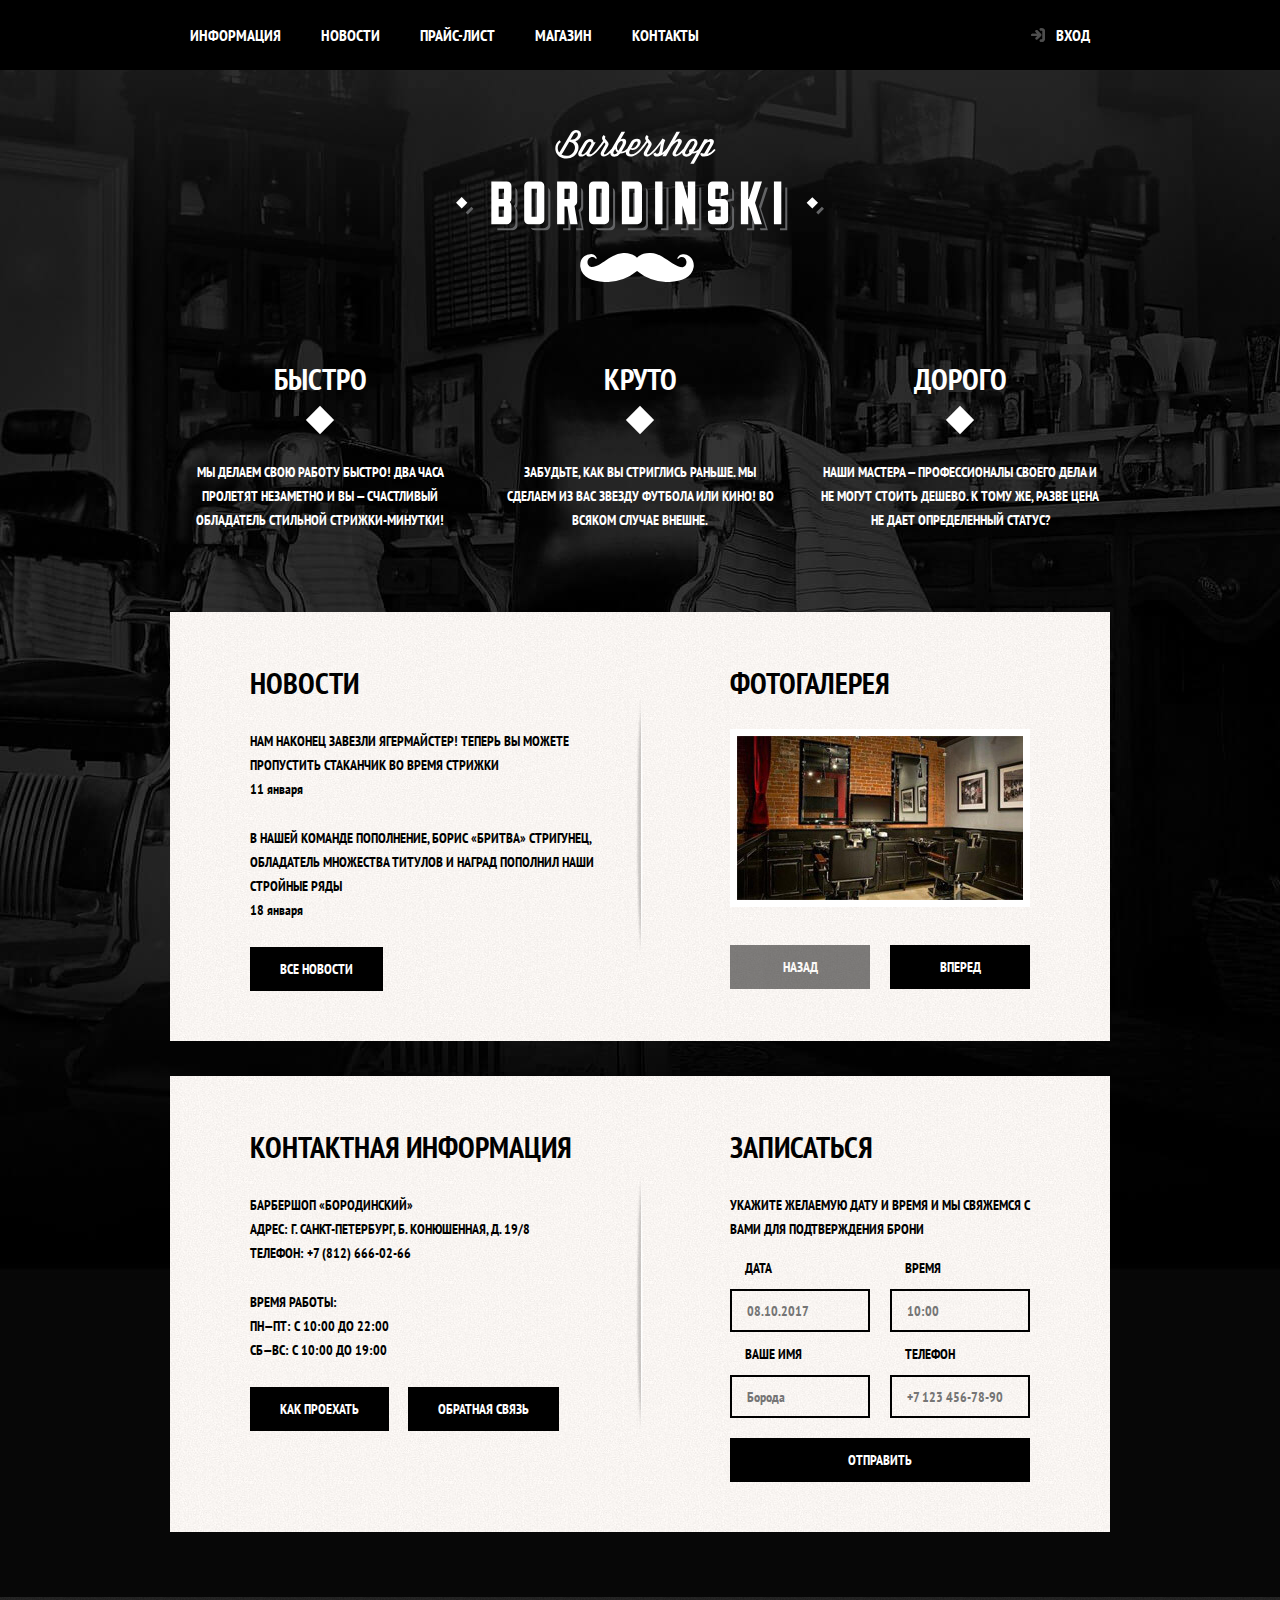
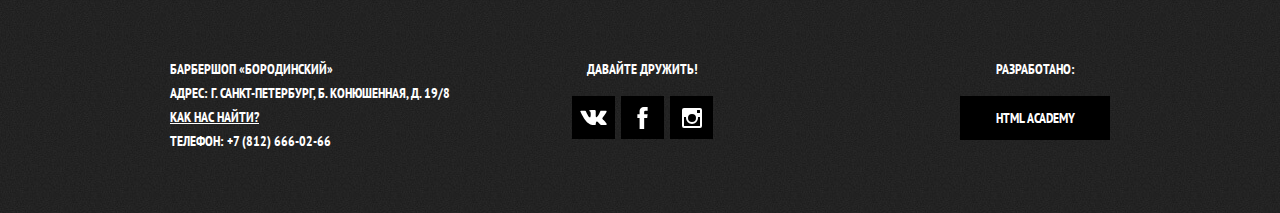
<file: index.html>
<!DOCTYPE html>
<html lang="ru">

<head>
  <meta charset="UTF-8">
  <title>Барбершоп «Бородинский»</title>
  <link href="https://fonts.googleapis.com/css?family=PT+Sans+Narrow:400,700&amp;subset=latin,cyrillic" rel="stylesheet">
  <link href="css/normalize.css" rel="stylesheet">
  <link href="css/style.css" rel="stylesheet">
</head>

<body>

  <header class="main-header">
    <nav class="main-navigation">
      <a class="main-header-logo">
        <img src="img/index-logo.svg" width="368" height="153" alt="Логотип барбершопа «Бородинский»">
      </a>
      <div class="main-navigation-wrapper">
        <div class="container">
          <ul class="site-navigation">
            <li><a href="info.html">Информация</a></li>
            <li><a href="news.html">Новости</a></li>
            <li><a href="price.html">Прайс-лист</a></li>
            <li><a href="catalog.html">Магазин</a></li>
            <li><a href="contacts.html">Контакты</a></li>
          </ul>
          <ul class="user-navigation">
            <li><a class="login-link" href="login.html">Вход</a></li>
          </ul>
        </div>
      </div>
    </nav>
  </header>

  <main class="container">

    <h1 class="visually-hidden">Барбершоп «Бородинский»</h1>

    <section class="features">
      <h2 class="visually-hidden">Преимущества</h2>
      <ul class="features-list">
        <li class="feature-item">
          <h3>Быстро</h3>
          <p>Мы делаем свою работу быстро! Два часа пролетят незаметно и вы — счастливый обладатель стильной стрижки-минутки!</p>
        </li>
        <li class="feature-item">
          <h3>Круто</h3>
          <p>Забудьте, как вы стриглись раньше. Мы сделаем из вас звезду футбола или кино! Во всяком случае внешне.</p>
        </li>
        <li class="feature-item">
          <h3>Дорого</h3>
          <p>Наши мастера — профессионалы своего дела и не могут стоить дешево. К тому же, разве цена не дает определенный
            статус?</p>
        </li>
      </ul>
    </section>

    <div class="index-columns">
      <section class="news">
        <h2>Новости</h2>
        <ul class="news-list">
          <li class="news-item">
            <p>Нам наконец завезли Ягермайстер! Теперь вы можете пропустить стаканчик во время стрижки</p>
            <time datetime="2016-01-11">11 января</time>
          </li>
          <li class="news-item">
            <p>В нашей команде пополнение, Борис «Бритва» Стригунец, обладатель множества титулов и наград пополнил наши
              стройные ряды</p>
            <time datetime="2016-01-18">18 января</time>
          </li>
        </ul>
        <a class="button" href="news.html">Все новости</a>
      </section>

      <section class="gallery">
        <h2>Фотогалерея</h2>
        <div class="gallery-container">
          <figure class="gallery-content">
            <a href="#"><img src="img/studio.jpg" width="286" height="164" alt="Интерьер"></a>
          </figure>
          <button class="button gallery-button gallery-button-back" type="button" disabled>Назад</button>
          <button class="button gallery-button gallery-button-next" type="button">Вперед</button>
        </div>
      </section>
    </div>

    <div class="index-columns">
      <section class="contacts">
        <h2>Контактная информация</h2>
        <p>
          Барбершоп «Бородинский»<br> Адрес: г. Санкт-Петербург, Б. Конюшенная, д. 19/8<br> Телефон: +7 (812) 666-02-66
        </p>
        <p>
          Время работы:<br> пн—пт: с 10:00 до 22:00<br> сб—вс: с 10:00 до 19:00
        </p>
        <a class="button" href="map.html">Как проехать</a>
        <a class="button" href="contacts.html">Обратная связь</a>
      </section>

      <section class="appointment">
        <h2>Записаться</h2>
        <p class="appointment-info">Укажите желаемую дату и время и мы свяжемся с вами для подтверждения брони</p>
        <form class="appointment-form" action="https://echo.htmlacademy.ru" method="post">
          <p class="appointment-item">
            <label for="appointment-date">Дата</label>
            <input id="appointment-date" type="text" name="date" value="" placeholder="08.10.2017">
          </p>
          <p class="appointment-item">
            <label for="appointment-time">Время</label>
            <input id="appointment-time" type="text" name="time" value="" placeholder="10:00">
          </p>
          <p class="appointment-item">
            <label for="appointment-name">Ваше имя</label>
            <input id="appointment-name" type="text" name="name" value="" placeholder="Борода">
          </p>
          <p class="appointment-item">
            <label for="appointment-phone">Телефон</label>
            <input id="appointment-phone" type="tel" name="phone" value="" placeholder="+7 123 456-78-90">
          </p>
          <button class="button" type="submit">Отправить</button>
        </form>
      </section>
    </div>

  </main>

  <footer class="main-footer">
    <div class="container">
      <p class="footer-contacts">
        Барбершоп «Бородинский»<br> Адрес: г. Санкт-Петербург, Б. Конюшенная, д. 19/8<br>
        <a href="map.html">Как нас найти?</a><br> Телефон: +7 (812) 666-02-66
      </p>
      <div class="footer-social">
        <b>Давайте дружить!</b>
        <ul>
          <li><a class="social-button" href="#"><span class="visually-hidden">Вконтакте</span>
              <svg xmlns="http://www.w3.org/2000/svg" width="27" height="15" viewBox="0 0 26.14 14.91">
                <path d="M26 13.47l-.09-.17a13.55 13.55 0 0 0-2.6-3q-.87-.83-1.1-1.12A1 1 0 0 1 22 8a10.27 10.27 0 0 1 1.22-1.78l.88-1.16q2.35-3.13 2-4L26 .94a.8.8 0 0 0-.4-.22 2.14 2.14 0 0 0-.87 0h-3.92a.51.51 0 0 0-.27 0h-.3a.6.6 0 0 0-.15.14.93.93 0 0 0-.14.24 22.22 22.22 0 0 1-1.46 3.06q-.5.84-.93 1.46a7 7 0 0 1-.71.91 4.94 4.94 0 0 1-.52.47q-.23.18-.35.15l-.23-.05a.9.9 0 0 1-.31-.33 1.49 1.49 0 0 1-.16-.53v-.55-.65-.57-1.12-1-.75a3.14 3.14 0 0 0 0-.62 2.12 2.12 0 0 0-.14-.44.73.73 0 0 0-.28-.33 1.57 1.57 0 0 0-.46-.18A9 9 0 0 0 12.57 0a8.93 8.93 0 0 0-3.25.33 1.83 1.83 0 0 0-.52.41q-.25.3-.07.33a1.67 1.67 0 0 1 1.16.59l.08.16a2.6 2.6 0 0 1 .19.63 6.32 6.32 0 0 1 .12 1 10.59 10.59 0 0 1 0 1.7q-.07.71-.13 1.1a2.21 2.21 0 0 1-.18.64 2.69 2.69 0 0 1-.16.3l-.07.07a1 1 0 0 1-.37.07.86.86 0 0 1-.46-.19 3.27 3.27 0 0 1-.56-.52 7 7 0 0 1-.66-.93q-.37-.6-.76-1.42l-.22-.39q-.2-.38-.56-1.11t-.62-1.43A.9.9 0 0 0 5.2.9h-.07a.93.93 0 0 0-.22-.16A1.44 1.44 0 0 0 4.6.65L.87.68A1 1 0 0 0 .1.94L0 1a.44.44 0 0 0 0 .22 1.08 1.08 0 0 0 .08.37Q.9 3.53 1.86 5.31t1.66 2.87Q4.23 9.27 5 10.24t1 1.24l.37.41.34.33a8.06 8.06 0 0 0 1 .78 16.34 16.34 0 0 0 1.4.9 7.6 7.6 0 0 0 1.79.72 6.19 6.19 0 0 0 2 .22h1.57a1.08 1.08 0 0 0 .72-.3l.05-.07a.9.9 0 0 0 .1-.25 1.38 1.38 0 0 0 0-.37 4.48 4.48 0 0 1 .09-1.05 2.77 2.77 0 0 1 .23-.71 1.74 1.74 0 0 1 .29-.4 1.19 1.19 0 0 1 .23-.2h.11a.86.86 0 0 1 .77.21 4.52 4.52 0 0 1 .83.79q.39.47.93 1.05a6.41 6.41 0 0 0 1 .87l.27.16a3.31 3.31 0 0 0 .71.3 1.53 1.53 0 0 0 .76.07l3.48-.05a1.58 1.58 0 0 0 .8-.17.68.68 0 0 0 .34-.37 1.06 1.06 0 0 0 0-.46 1.71 1.71 0 0 0-.1-.36z"
                  fill="#fff">
                </path>
              </svg>
            </a></li>
          <li><a class="social-button" href="#"><span class="visually-hidden">Фейсбук</span>
              <svg xmlns="http://www.w3.org/2000/svg" width="19" height="22" viewBox="0 0 10.15 21.74">
                <path d="M3.34 1.12A4.77 4.77 0 0 1 6.53 0h3.61v3.81H7.81a1.07 1.07 0 0 0-1.09.83v2.55h3.42c-.08 1.23-.24 2.45-.41 3.67h-3v10.87H2.21V10.86H0V7.21h2.19V3.66a3.83 3.83 0 0 1 1.15-2.54z"
                  fill="#fff" />
            </a></li>
          <li><a class="social-button" href="#"><span class="visually-hidden">Инстаграм</span>
              <svg xmlns="http://www.w3.org/2000/svg" width="20" height="20" viewBox="0 0 20 20">
                <path d="M18 0H2a2 2 0 0 0-2 2v16a2 2 0 0 0 2 2h16a2 2 0 0 0 2-2V2a2 2 0 0 0-2-2zm-8 6a4 4 0 1 1-4 4 4 4 0 0 1 4-4zM2.5 18a.47.47 0 0 1-.5-.5V9h2.1a3.4 3.4 0 0 0-.1 1 6 6 0 1 0 12 0 3.4 3.4 0 0 0-.1-1H18v8.5a.47.47 0 0 1-.5.5zM18 4.5a.47.47 0 0 1-.5.5h-2a.47.47 0 0 1-.5-.5v-2a.47.47 0 0 1 .5-.5h2a.47.47 0 0 1 .5.5z"
                  fill="#fff">
                </path>
              </svg>
            </a></li>
        </ul>
      </div>
      <p class="footer-copyright">
        <b>Разработано:</b> <a class="button" href="https://htmlacademy.ru">HTML Academy</a>
      </p>
    </div>
  </footer>

</body>

</html>
</file>
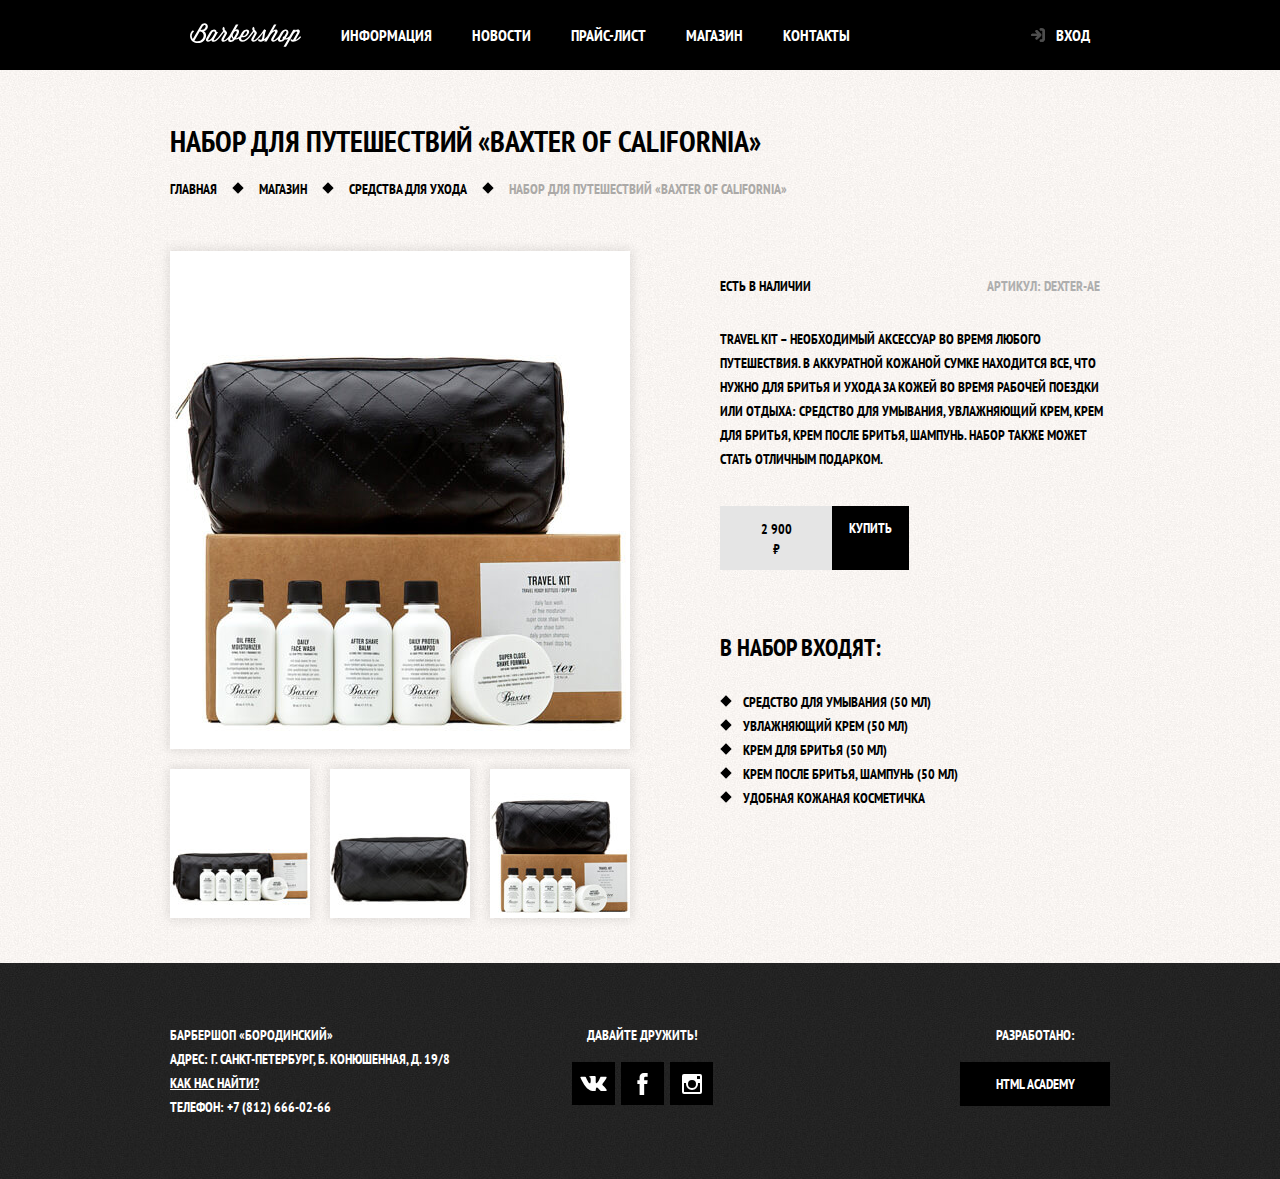
<file: catalog-item.html>
<!DOCTYPE html>
<html lang="ru">

<head>
  <meta charset="UTF-8">
  <title>Барбершоп «Бородинский»</title>
  <link href="https://fonts.googleapis.com/css?family=PT+Sans+Narrow:400,700&amp;subset=latin,cyrillic" rel="stylesheet">
  <link href="css/normalize.css" rel="stylesheet">
  <link href="css/style.css" rel="stylesheet">
</head>

<body class="inner-page">

  <header class="main-header">
    <nav class="main-navigation container">
      <a class="main-header-logo" href="index.html">
        <img src="img/logo.svg" width="111" height="24" alt="Логотип барбершопа «Бородинский»">
      </a>
      <ul class="site-navigation">
        <li><a href="info.html">Информация</a></li>
        <li><a href="news.html">Новости</a></li>
        <li><a href="price.html">Прайс-лист</a></li>
        <li class="site-navigation-current"><a href="catalog.html">Магазин</a></li>
        <li><a href="contacts.html">Контакты</a></li>
      </ul>
      <ul class="user-navigation">
        <li><a class="login-link" href="login.html">Вход</a></li>
      </ul>
    </nav>
  </header>

  <main class="container">

    <h1 class="page-title">Набор для путешествий «Baxter of California»</h1>

    <ul class="breadcrumbs">
      <li><a href="index.html">Главная</a></li>
      <li><a href="#">Магазин</a></li>
      <li><a href="#">Средства для ухода</a></li>
      <li class="breadcrumbs-current">Набор для путешествий «Baxter of California»</li>
    </ul>

    <div class="catalog-columns">

      <section class="product-photos">
        <h2 class="visually-hidden">Изображения товара</h2>
        <p class="product-photo-full">
          <img src="img/product-big.jpg" width="460" height="498" alt="Фото всего набора">
        </p>
        <ul class="product-photo-preview">
          <li>
            <img src="img/product-small-1.jpg" width="140" height="149" alt="Фото в анфас">
          </li>
          <li>
            <img src="img/product-small-2.jpg" width="140" height="149" alt="Фото в профиль">
          </li>
          <li>
            <img src="img/product-small-3.jpg" width="140" height="149" alt="Фото отдельной части">
          </li>
        </ul>
      </section>

      <section class="product-info">
        <h2 class="visually-hidden">Описание товара</h2>
        <div class="product-description">
          <p class="product-availability">Есть в наличии</p>
          <p class="product-article">Артикул: dexter-ae</p>
        </div>
        <p class="product-text">Travel Kit – необходимый аксессуар во время любого путешествия. В аккуратной кожаной сумке
          находится все, что нужно для бритья и ухода за кожей во время рабочей поездки или отдыха: средство для умывания,
          увлажняющий крем, крем для бритья, крем после бритья, шампунь. Набор также может стать отличным подарком.</p>
        <p class="product-price">
          <b>2 900 ₽</b>
          <a class="button" href="#">Купить</a>
        </p>
        <h3>В набор входят:</h3>
        <ul>
          <li>Средство для умывания (50 мл)</li>
          <li>Увлажняющий крем (50 мл)</li>
          <li>Крем для бритья (50 мл)</li>
          <li>Крем после бритья, шампунь (50 мл)</li>
          <li>Удобная кожаная косметичка</li>
        </ul>
      </section>
    </div>

  </main>

  <footer class="main-footer">
    <div class="container">
      <p class="footer-contacts">
        Барбершоп «Бородинский»<br> Адрес: г. Санкт-Петербург, Б. Конюшенная, д. 19/8<br>
        <a href="map.html">Как нас найти?</a><br> Телефон: +7 (812) 666-02-66
      </p>
      <div class="footer-social">
        <b>Давайте дружить!</b>
        <ul>
          <li><a class="social-button" href="#"><span class="visually-hidden">Вконтакте</span>
              <svg xmlns="http://www.w3.org/2000/svg" width="27" height="15" viewBox="0 0 26.14 14.91">
                <path d="M26 13.47l-.09-.17a13.55 13.55 0 0 0-2.6-3q-.87-.83-1.1-1.12A1 1 0 0 1 22 8a10.27 10.27 0 0 1 1.22-1.78l.88-1.16q2.35-3.13 2-4L26 .94a.8.8 0 0 0-.4-.22 2.14 2.14 0 0 0-.87 0h-3.92a.51.51 0 0 0-.27 0h-.3a.6.6 0 0 0-.15.14.93.93 0 0 0-.14.24 22.22 22.22 0 0 1-1.46 3.06q-.5.84-.93 1.46a7 7 0 0 1-.71.91 4.94 4.94 0 0 1-.52.47q-.23.18-.35.15l-.23-.05a.9.9 0 0 1-.31-.33 1.49 1.49 0 0 1-.16-.53v-.55-.65-.57-1.12-1-.75a3.14 3.14 0 0 0 0-.62 2.12 2.12 0 0 0-.14-.44.73.73 0 0 0-.28-.33 1.57 1.57 0 0 0-.46-.18A9 9 0 0 0 12.57 0a8.93 8.93 0 0 0-3.25.33 1.83 1.83 0 0 0-.52.41q-.25.3-.07.33a1.67 1.67 0 0 1 1.16.59l.08.16a2.6 2.6 0 0 1 .19.63 6.32 6.32 0 0 1 .12 1 10.59 10.59 0 0 1 0 1.7q-.07.71-.13 1.1a2.21 2.21 0 0 1-.18.64 2.69 2.69 0 0 1-.16.3l-.07.07a1 1 0 0 1-.37.07.86.86 0 0 1-.46-.19 3.27 3.27 0 0 1-.56-.52 7 7 0 0 1-.66-.93q-.37-.6-.76-1.42l-.22-.39q-.2-.38-.56-1.11t-.62-1.43A.9.9 0 0 0 5.2.9h-.07a.93.93 0 0 0-.22-.16A1.44 1.44 0 0 0 4.6.65L.87.68A1 1 0 0 0 .1.94L0 1a.44.44 0 0 0 0 .22 1.08 1.08 0 0 0 .08.37Q.9 3.53 1.86 5.31t1.66 2.87Q4.23 9.27 5 10.24t1 1.24l.37.41.34.33a8.06 8.06 0 0 0 1 .78 16.34 16.34 0 0 0 1.4.9 7.6 7.6 0 0 0 1.79.72 6.19 6.19 0 0 0 2 .22h1.57a1.08 1.08 0 0 0 .72-.3l.05-.07a.9.9 0 0 0 .1-.25 1.38 1.38 0 0 0 0-.37 4.48 4.48 0 0 1 .09-1.05 2.77 2.77 0 0 1 .23-.71 1.74 1.74 0 0 1 .29-.4 1.19 1.19 0 0 1 .23-.2h.11a.86.86 0 0 1 .77.21 4.52 4.52 0 0 1 .83.79q.39.47.93 1.05a6.41 6.41 0 0 0 1 .87l.27.16a3.31 3.31 0 0 0 .71.3 1.53 1.53 0 0 0 .76.07l3.48-.05a1.58 1.58 0 0 0 .8-.17.68.68 0 0 0 .34-.37 1.06 1.06 0 0 0 0-.46 1.71 1.71 0 0 0-.1-.36z"
                  fill="#fff">
                </path>
              </svg>
            </a></li>
          <li><a class="social-button" href="#"><span class="visually-hidden">Фейсбук</span>
              <svg xmlns="http://www.w3.org/2000/svg" width="19" height="22" viewBox="0 0 10.15 21.74">
                <path d="M3.34 1.12A4.77 4.77 0 0 1 6.53 0h3.61v3.81H7.81a1.07 1.07 0 0 0-1.09.83v2.55h3.42c-.08 1.23-.24 2.45-.41 3.67h-3v10.87H2.21V10.86H0V7.21h2.19V3.66a3.83 3.83 0 0 1 1.15-2.54z"
                  fill="#fff" />
            </a></li>
          <li><a class="social-button" href="#"><span class="visually-hidden">Инстаграм</span>
              <svg xmlns="http://www.w3.org/2000/svg" width="20" height="20" viewBox="0 0 20 20">
                <path d="M18 0H2a2 2 0 0 0-2 2v16a2 2 0 0 0 2 2h16a2 2 0 0 0 2-2V2a2 2 0 0 0-2-2zm-8 6a4 4 0 1 1-4 4 4 4 0 0 1 4-4zM2.5 18a.47.47 0 0 1-.5-.5V9h2.1a3.4 3.4 0 0 0-.1 1 6 6 0 1 0 12 0 3.4 3.4 0 0 0-.1-1H18v8.5a.47.47 0 0 1-.5.5zM18 4.5a.47.47 0 0 1-.5.5h-2a.47.47 0 0 1-.5-.5v-2a.47.47 0 0 1 .5-.5h2a.47.47 0 0 1 .5.5z"
                  fill="#fff">
                </path>
              </svg>
            </a></li>
        </ul>
      </div>
      <p class="footer-copyright">
        <b>Разработано:</b> <a class="button" href="https://htmlacademy.ru">HTML Academy</a>
      </p>
    </div>
  </footer>

</body>

</html>
</file>
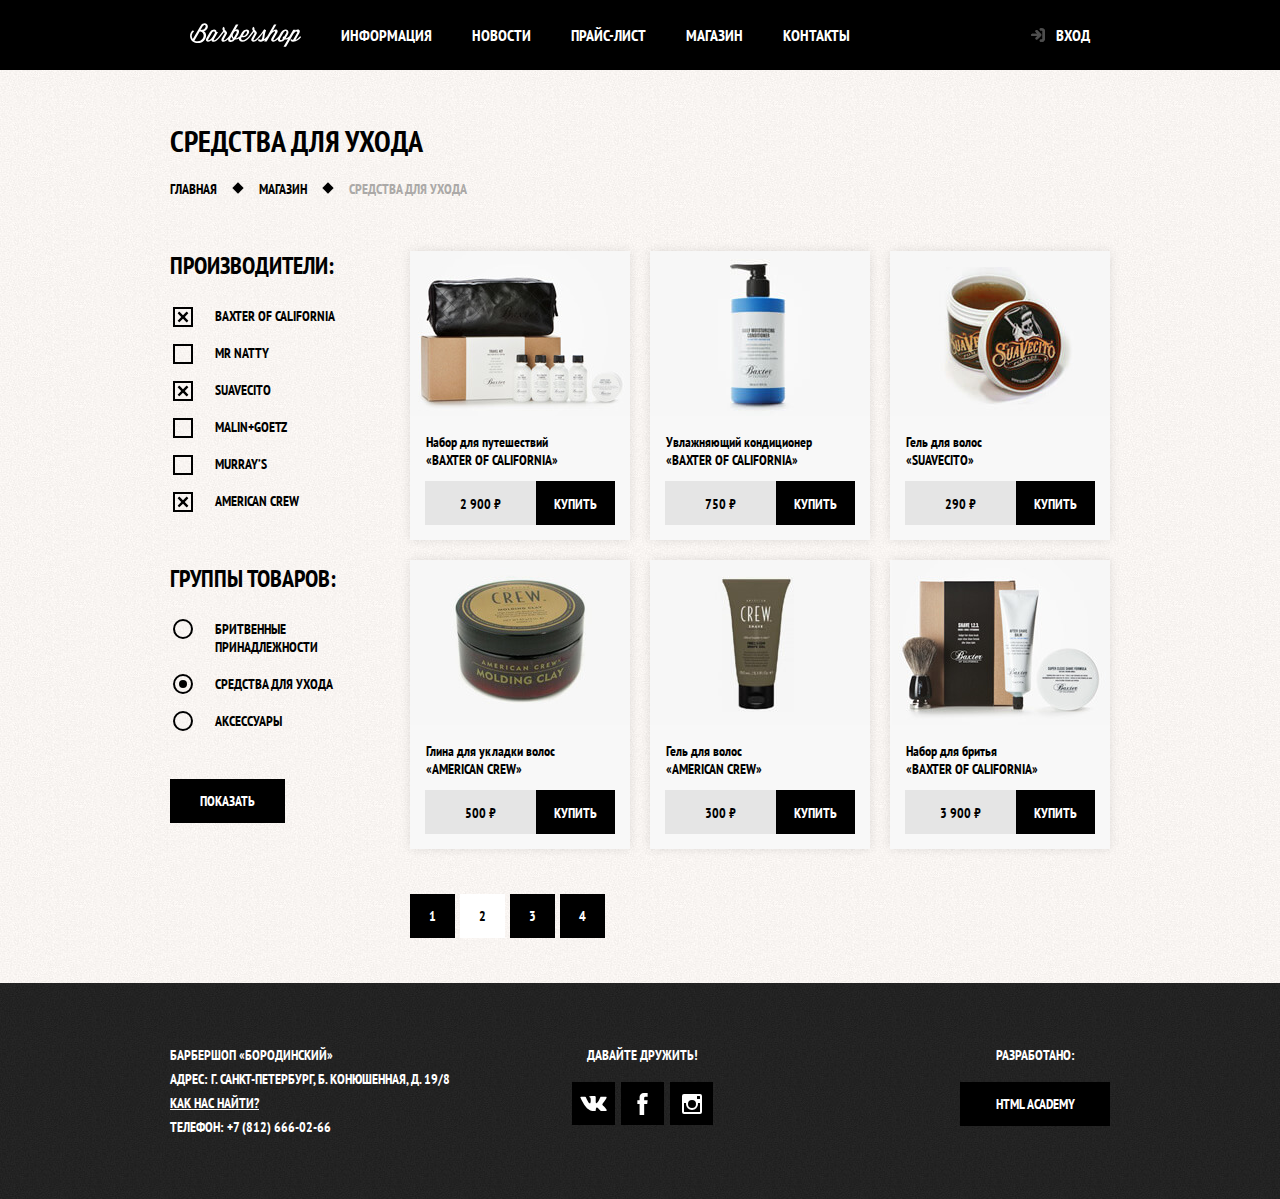
<file: catalog.html>
<!DOCTYPE html>
<html lang="ru">

<head>
  <meta charset="UTF-8">
  <title>Барбершоп «Бородинский»</title>
  <link href="https://fonts.googleapis.com/css?family=PT+Sans+Narrow:400,700&amp;subset=latin,cyrillic" rel="stylesheet">
  <link href="css/normalize.css" rel="stylesheet">
  <link href="css/style.css" rel="stylesheet">
</head>

<body class="inner-page">

  <header class="main-header">
    <nav class="main-navigation container">
      <a class="main-header-logo" href="index.html">
        <img src="img/logo.svg" width="111" height="24" alt="Логотип барбершопа «Бородинский»">
      </a>
      <ul class="site-navigation">
        <li><a href="info.html">Информация</a></li>
        <li><a href="news.html">Новости</a></li>
        <li><a href="price.html">Прайс-лист</a></li>
        <li class="site-navigation-current"><a href="catalog.html">Магазин</a></li>
        <li><a href="contacts.html">Контакты</a></li>
      </ul>
      <ul class="user-navigation">
        <li><a class="login-link" href="login.html">Вход</a></li>
      </ul>
    </nav>
  </header>

  <main class="container">

    <h1 class="page-title">Cредства для ухода</h1>

    <ul class="breadcrumbs">
      <li>
        <a href="index.html">Главная</a>
      </li>
      <li>
        <a href="catalog.html">Магазин</a>
      </li>
      <li class="breadcrumbs-current">Средства для ухода</li>
    </ul>

    <div class="catalog-columns">

      <section class="filters">
        <h2 class="visually-hidden">Фильтр товаров</h2>
        <form class="filter" method="get" action="https://echo.htmlacademy.ru">
          <fieldset>
            <legend>Производители:</legend>
            <ul>
              <li class="filter-option">
                <input class="visually-hidden filter-input filter-input-checkbox" type="checkbox" name="baxter-of-california" id="filter-baxter-of-california"
                  checked>
                <label for="filter-baxter-of-california">Baxter of California</label>
              </li>
              <li class="filter-option">
                <input class="visually-hidden filter-input filter-input-checkbox" type="checkbox" name="mr-natty" id="filter-mr-natty">
                <label for="filter-mr-natty">Mr Natty</label>
              </li>
              <li class="filter-option">
                <input class="visually-hidden filter-input filter-input-checkbox" type="checkbox" name="suavecito" id="filter-suavecito"
                  checked>
                <label for="filter-suavecito">Suavecito</label>
              </li>
              <li class="filter-option">
                <input class="visually-hidden filter-input filter-input-checkbox" type="checkbox" name="malin-goetz" id="filter-malin-goetz">
                <label for="filter-malin-goetz">Malin+Goetz</label>
              </li>
              <li class="filter-option">
                <input class="visually-hidden filter-input filter-input-checkbox" type="checkbox" name="murrays" id="filter-murrays">
                <label for="filter-murrays">Murray’s</label>
              </li>
              <li class="filter-option">
                <input class="visually-hidden filter-input filter-input-checkbox" type="checkbox" name="american-crew" id="filter-american-crew"
                  checked>
                <label for="filter-american-crew">American Crew</label>
              </li>
            </ul>
          </fieldset>
          <fieldset>
            <legend>Группы товаров:</legend>
            <ul>
              <li class="filter-option">
                <input class="visually-hidden filter-input filter-input-radio" type="radio" name="product-group" value="shaving" id="filter-shave">
                <label for="filter-shave">Бритвенные принадлежности</label>
              </li>
              <li class="filter-option">
                <input class="visually-hidden filter-input filter-input-radio" type="radio" name="product-group" value="hair-care" id="filter-care"
                  checked>
                <label for="filter-care">Средства для ухода</label>
              </li>
              <li class="filter-option">
                <input class="visually-hidden filter-input filter-input-radio" type="radio" name="product-group" value="accessories" id="filter-accessories">
                <label for="filter-accessories">Аксессуары</label>
              </li>
            </ul>
          </fieldset>
          <button type="submit" class="filter-button button">Показать</button>
        </form>
      </section>

      <section class="catalog">
        <h2 class="visually-hidden">Список средств для ухода</h2>
        <ul class="catalog-list">
          <li class="catalog-item">
            <a href="catalog-item.html">
              <h3>
                <span class="catalog-category">Набор для путешествий</span>
                <span class="catalog-item-title">«Baxter of California»</span>
              </h3>
              <p class="catalog-item-image">
                <img src="img/product-1.jpg" width="220" height="165" alt="Набор для путешествий «Baxter of California»">
              </p>
            </a>
            <p class="catalog-item-price">
              <b>2 900 ₽</b>
              <a class="button" href="#">Купить</a>
            </p>
          </li>
          <li class="catalog-item">
            <a href="catalog-item.html">
              <h3>
                <span class="catalog-category">Увлажняющий кондиционер</span>
                <span class="catalog-item-title">«Baxter of California»</span>
              </h3>
              <p class="catalog-item-image">
                <img src="img/product-2.jpg" width="220" height="165" alt="Увлажняющий кондиционер «Baxter of California»">
              </p>
            </a>
            <p class="catalog-item-price">
              <b>750 ₽</b>
              <a class="button" href="#">Купить</a>
            </p>
          </li>
          <li class="catalog-item">
            <a href="catalog-item.html">
              <h3>
                <span class="catalog-category">Гель для волос</span>
                <span class="catalog-item-title">«Suavecito»</span>
              </h3>
              <p class="catalog-item-image">
                <img src="img/product-3.jpg" width="220" height="165" alt="Гель для волос «Suavecito»">
              </p>
            </a>
            <p class="catalog-item-price">
              <b>290 ₽</b>
              <a class="button" href="#">Купить</a>
            </p>
          </li>
          <li class="catalog-item">
            <a href="catalog-item.html">
              <h3>
                <span class="catalog-category">Глина для укладки волос</span>
                <span class="catalog-item-title">«American crew»</span>
              </h3>
              <p class="catalog-item-image">
                <img src="img/product-4.jpg" width="220" height="165" alt="Глина для укладки волос «American crew»">
              </p>
            </a>
            <p class="catalog-item-price">
              <b>500 ₽</b>
              <a class="button" href="#">Купить</a>
            </p>
          </li>
          <li class="catalog-item">
            <a href="catalog-item.html">
              <h3>
                <span class="catalog-category">Гель для волос</span>
                <span class="catalog-item-title">«American crew»</span>
              </h3>
              <p class="catalog-item-image">
                <img src="img/product-5.jpg" width="220" height="165" alt="Гель для волос «American crew»">
              </p>
            </a>
            <p class="catalog-item-price">
              <b>300 ₽</b>
              <a class="button" href="#">Купить</a>
            </p>
          </li>
          <li class="catalog-item">
            <a href="catalog-item.html">
              <h3>
                <span class="catalog-category">Набор для бритья</span>
                <span class="catalog-item-title">«Baxter of California»</span>
              </h3>
              <p class="catalog-item-image">
                <img src="img/product-6.jpg" width="220" height="165" alt="Набор для бритья «Baxter of California»">
              </p>
            </a>
            <p class="catalog-item-price">
              <b>3 900 ₽</b>
              <a class="button" href="#">Купить</a>
            </p>
          </li>
        </ul>
        <ul class="pagination-list">
          <li class="pagination-item"><a href="#">1</a></li>
          <li class="pagination-item pagination-item-current"><a>2</a></li>
          <li class="pagination-item"><a href="#">3</a></li>
          <li class="pagination-item"><a href="#">4</a></li>
        </ul>
      </section>
    </div>
  </main>

  <footer class="main-footer">
    <div class="container">
      <p class="footer-contacts">
        Барбершоп «Бородинский»<br> Адрес: г. Санкт-Петербург, Б. Конюшенная, д. 19/8<br>
        <a href="map.html">Как нас найти?</a><br> Телефон: +7 (812) 666-02-66
      </p>
      <div class="footer-social">
        <b>Давайте дружить!</b>
        <ul>
          <li><a class="social-button" href="#"><span class="visually-hidden">Вконтакте</span>
              <svg xmlns="http://www.w3.org/2000/svg" width="27" height="15" viewBox="0 0 26.14 14.91">
                <path d="M26 13.47l-.09-.17a13.55 13.55 0 0 0-2.6-3q-.87-.83-1.1-1.12A1 1 0 0 1 22 8a10.27 10.27 0 0 1 1.22-1.78l.88-1.16q2.35-3.13 2-4L26 .94a.8.8 0 0 0-.4-.22 2.14 2.14 0 0 0-.87 0h-3.92a.51.51 0 0 0-.27 0h-.3a.6.6 0 0 0-.15.14.93.93 0 0 0-.14.24 22.22 22.22 0 0 1-1.46 3.06q-.5.84-.93 1.46a7 7 0 0 1-.71.91 4.94 4.94 0 0 1-.52.47q-.23.18-.35.15l-.23-.05a.9.9 0 0 1-.31-.33 1.49 1.49 0 0 1-.16-.53v-.55-.65-.57-1.12-1-.75a3.14 3.14 0 0 0 0-.62 2.12 2.12 0 0 0-.14-.44.73.73 0 0 0-.28-.33 1.57 1.57 0 0 0-.46-.18A9 9 0 0 0 12.57 0a8.93 8.93 0 0 0-3.25.33 1.83 1.83 0 0 0-.52.41q-.25.3-.07.33a1.67 1.67 0 0 1 1.16.59l.08.16a2.6 2.6 0 0 1 .19.63 6.32 6.32 0 0 1 .12 1 10.59 10.59 0 0 1 0 1.7q-.07.71-.13 1.1a2.21 2.21 0 0 1-.18.64 2.69 2.69 0 0 1-.16.3l-.07.07a1 1 0 0 1-.37.07.86.86 0 0 1-.46-.19 3.27 3.27 0 0 1-.56-.52 7 7 0 0 1-.66-.93q-.37-.6-.76-1.42l-.22-.39q-.2-.38-.56-1.11t-.62-1.43A.9.9 0 0 0 5.2.9h-.07a.93.93 0 0 0-.22-.16A1.44 1.44 0 0 0 4.6.65L.87.68A1 1 0 0 0 .1.94L0 1a.44.44 0 0 0 0 .22 1.08 1.08 0 0 0 .08.37Q.9 3.53 1.86 5.31t1.66 2.87Q4.23 9.27 5 10.24t1 1.24l.37.41.34.33a8.06 8.06 0 0 0 1 .78 16.34 16.34 0 0 0 1.4.9 7.6 7.6 0 0 0 1.79.72 6.19 6.19 0 0 0 2 .22h1.57a1.08 1.08 0 0 0 .72-.3l.05-.07a.9.9 0 0 0 .1-.25 1.38 1.38 0 0 0 0-.37 4.48 4.48 0 0 1 .09-1.05 2.77 2.77 0 0 1 .23-.71 1.74 1.74 0 0 1 .29-.4 1.19 1.19 0 0 1 .23-.2h.11a.86.86 0 0 1 .77.21 4.52 4.52 0 0 1 .83.79q.39.47.93 1.05a6.41 6.41 0 0 0 1 .87l.27.16a3.31 3.31 0 0 0 .71.3 1.53 1.53 0 0 0 .76.07l3.48-.05a1.58 1.58 0 0 0 .8-.17.68.68 0 0 0 .34-.37 1.06 1.06 0 0 0 0-.46 1.71 1.71 0 0 0-.1-.36z"
                  fill="#fff">
                </path>
              </svg>
            </a></li>
          <li><a class="social-button" href="#"><span class="visually-hidden">Фейсбук</span>
              <svg xmlns="http://www.w3.org/2000/svg" width="19" height="22" viewBox="0 0 10.15 21.74">
                <path d="M3.34 1.12A4.77 4.77 0 0 1 6.53 0h3.61v3.81H7.81a1.07 1.07 0 0 0-1.09.83v2.55h3.42c-.08 1.23-.24 2.45-.41 3.67h-3v10.87H2.21V10.86H0V7.21h2.19V3.66a3.83 3.83 0 0 1 1.15-2.54z"
                  fill="#fff" />
            </a></li>
          <li><a class="social-button" href="#"><span class="visually-hidden">Инстаграм</span>
              <svg xmlns="http://www.w3.org/2000/svg" width="20" height="20" viewBox="0 0 20 20">
                <path d="M18 0H2a2 2 0 0 0-2 2v16a2 2 0 0 0 2 2h16a2 2 0 0 0 2-2V2a2 2 0 0 0-2-2zm-8 6a4 4 0 1 1-4 4 4 4 0 0 1 4-4zM2.5 18a.47.47 0 0 1-.5-.5V9h2.1a3.4 3.4 0 0 0-.1 1 6 6 0 1 0 12 0 3.4 3.4 0 0 0-.1-1H18v8.5a.47.47 0 0 1-.5.5zM18 4.5a.47.47 0 0 1-.5.5h-2a.47.47 0 0 1-.5-.5v-2a.47.47 0 0 1 .5-.5h2a.47.47 0 0 1 .5.5z"
                  fill="#fff">
                </path>
              </svg>
            </a></li>
        </ul>
      </div>
      <p class="footer-copyright">
        <b>Разработано:</b> <a class="button" href="https://htmlacademy.ru">HTML Academy</a>
      </p>
    </div>
  </footer>

</body>

</html>
</file>
<file: css/style.css>
body {
  min-width: 960px;
  margin: 0;
  padding: 0;

  font-family: "PT Sans Narrow", Arial, sans-serif;
  font-size: 14px;
  line-height: 24px;
  font-weight: 700;
  color: #ffffff;
  text-transform: uppercase;

  background-color: #000000;
  background-image: url("../img/bg.jpg");
  background-repeat: no-repeat;
  background-position: top center;
}

a {
  text-decoration: none;
}

img {
  max-width: 100%;
  height: auto;
}

.visually-hidden:not(:focus):not(:active),
input[type="checkbox"].visually-hidden,
input[type="radio"].visually-hidden {
  position: absolute;

  width: 1px;
  height: 1px;
  margin: -1px;
  padding: 0;
  overflow: hidden;

  white-space: nowrap;

  border: 0;

  clip: rect(0 0 0 0);
  clip-path: inset(100%);
}

.inner-page {
  color: #000000;

  background-color: #f9f6f3;
  background-image: url("../img/pattern-light.jpg");
  background-repeat: repeat;
  background-position: 0 0;
}

.main-header {
  margin-bottom: 75px;
}

.inner-page .main-header {
  margin-bottom: 50px;

  background-color: #000000;
}

.button {
  display: inline-block;
  margin-right: 16px;
  padding: 10px 30px;

  font: inherit;
  vertical-align: middle;
  text-align: center;
  color: #ffffff;
  text-transform: uppercase;

  background-color: #000000;
  border: none;
}

.button:hover,
.button:focus,
.button:active {
  background-color: #663d15;
}

.button.disabled,
.button:disabled {
  background-color: #000000;
  cursor: default;
  opacity: 0.5;
}

.main-navigation {
  display: flex;
  flex-direction: column;
  align-items: center;

  font-size: 16px;
  line-height: 20px;
  color: #ffffff;

  background-color: transparent;
}

.inner-page .main-navigation {
  display: flex;
  flex-direction: row;
  align-items: flex-start;
}

.main-header-logo {
  order: 2;
  width: 368px;
  height: 153px;
}

.inner-page .main-header-logo {
  order: 0;
  width: 111px;
  height: 24px;
  padding: 23px 20px;
}

.main-navigation-wrapper {
  width: 100%;
  margin-bottom: 60px;

  background-color: #000000;
}

.main-navigation-wrapper .container {
  display: flex;
  justify-content: space-between;
}


.site-navigation,
.user-navigation {
  margin: 0;
  padding: 0;

  list-style: none;
}

.site-navigation {
  display: flex;
  flex-wrap: wrap;
  width: 620px;
}

.user-navigation {
  display: flex;
  max-width: 140px;
}

.inner-page .user-navigation {
  margin-left: auto;
}

.site-navigation a,
.user-navigation a {
  display: block;
  padding: 25px 20px;

  vertical-align: middle;
  color: #ffffff;
}

.site-navigation a:hover,
.site-navigation a:focus,
.user-navigation a:hover,
.user-navigation a:focus {
  background-color: #242424;
}

.user-navigation .login-link {
  position: relative;

  padding-left: 50px;
}

.login-link::before {
  content: "";
  position: absolute;
  top: 27px;
  left: 24px;

  width: 16px;
  height: 18px;

  background-image: url("../img/login.svg");
  background-repeat: no-repeat;
  background-position: 0 0;
  opacity: 0.3;
}

.login-link:hover::before,
.login-link:focus::before,
.login-link:active::before {
  opacity: 1;
}

.container {
  width: 940px;
  margin: 0 auto;
  padding: 0 10px;
}

.features {
  margin-bottom: 80px;
}

.features-list {
  display: flex;
  justify-content: space-between;
  margin: 0;
  padding: 0;

  list-style: none;
}

.feature-item {
  width: 300px;

  text-align: center;
}

.feature-item h3 {
  position: relative;

  margin: 0;
  margin-bottom: 60px;

  font-size: 30px;
  line-height: 42px;
}

.feature-item h3::after {
  content: "";
  position: absolute;
  bottom: -30px;
  left: 50%;

  width: 20px;
  height: 20px;
  margin-left: -10px;

  background-color: #ffffff;
  transform: rotate(45deg);
}

.feature-item p {
  margin: 0 10px;
}

.index-columns {
  display: flex;
  justify-content: space-between;
  margin-bottom: 35px;
  padding: 50px 80px;

  color: #000000;

  background-color: #f8f5f2;
  background-image: url("../img/line.png"),
  url("../img/pattern-light.jpg");
  background-repeat: no-repeat, repeat;
  background-position: center, 0 0;
}

.index-columns h2 {
  margin: 0;
  margin-bottom: 25px;

  font-size: 30px;
  line-height: 42px;
}

.news {
  width: 380px;
}

.news-list {
  margin: 0;
  margin-bottom: 25px;
  padding: 0;

  list-style: none;
}

.news-item {
  margin-bottom: 25px;
}

.news-item p {
  margin: 0;
}

.news-item time {
  text-transform: none;
}

.gallery {
  width: 300px;
}

.gallery-container {
  position: relative;

  height: 260px;
}

.gallery-content {
  height: 164px;
  margin: 0;

  background-color: #cccccc;
  border: 7px solid #ffffff;
}

.gallery-content img {
  width: 286px;
  height: 164px;
}

.gallery-button {
  position: absolute;
  bottom: 0;

  box-sizing: border-box;
  width: 140px;
  margin: 0;
}

.gallery-button-back {
  left: 0;
}

.gallery-button-next {
  right: 0;
}

.contacts {
  width: 380px;
}

.contacts p {
  margin: 0;
  margin-bottom: 25px;
}

.appointment {
  width: 300px;
}

.appointment-info {
  margin: 0;
  margin-bottom: 15px;
}

.appointment-form {
  display: flex;
  flex-wrap: wrap;
  justify-content: space-between;
}

.appointment-item {
  width: 140px;
  margin: 0;
  margin-bottom: 10px;
}

.appointment-item label {
  display: block;
  margin-bottom: 9px;
  margin-left: 15px;
}

.appointment-item input {
  box-sizing: border-box;
  width: 140px;
  padding-top: 8px;
  padding-right: 15px;
  padding-bottom: 7px;
  padding-left: 15px;

  font: inherit;

  background-color: transparent;
  border: 2px solid #000000;
}

.appointment-item input:focus {
  border-color: #663d15;
}

.appointment .button {
  display: block;
  width: 100%;
  margin-top: 10px;
  margin-right: 0;
}

.page-title {
  margin: 0;
  margin-bottom: 15px;
  padding: 0;

  font-size: 30px;
  line-height: 42px;
}

.breadcrumbs {
  display: flex;
  flex-wrap: wrap;
  justify-content: flex-start;
  margin: 0;
  margin-bottom: 50px;
  padding: 0;

  list-style: none;
}

.breadcrumbs li {
  position: relative;

  margin-right: 42px;
}

.breadcrumbs li:last-child {
  margin-right: 0;
}

.breadcrumbs li::after {
  content: "";
  position: absolute;
  top: 7px;
  right: -25px;

  width: 8px;
  height: 8px;

  background-color: #000000;
  transform: rotate(45deg);
}

.breadcrumbs a {
  color: #000000;
}

.breadcrumbs a:hover,
.breadcrumbs a:focus {
  text-decoration: underline;
}

.breadcrumbs-current {
  color: #aba9a7;
}

.breadcrumbs-current::after {
  display: none;
}

.catalog-columns {
  display: flex;
  justify-content: space-between;
}

.filters {
  width: 180px;
}

.filter fieldset {
  margin: 0;
  margin-bottom: 30px;
  padding: 0;

  border: none;
}

.filter fieldset:first-child {
  margin-bottom: 35px;
}

.filter legend {
  margin-bottom: 26px;

  font-size: 24px;
  line-height: 30px;
}

.filter ul {
  margin: 0;
  padding: 0;

  list-style: none;
  line-height: 18px;
}

.filter-option {
  margin-bottom: 19px;
  padding-left: 45px;
}

.filter-option label {
  position: relative;

  display: block;

  cursor: pointer;

  user-select: none;
}

.filter-input:hover + label,
.filter-input:focus + label {
  color: #663d15;
}

.filter-input-checkbox + label::before {
  content: "";
  position: absolute;
  top: 0;
  left: -42px;

  width: 16px;
  height: 16px;

  border: 2px solid #000000;
}

.filter-input-checkbox:checked + label::after {
  content: "";
  position: absolute;
  top: 4px;
  left: -38px;

  width: 12px;
  height: 12px;

  background-image: url("../img/cross.svg");
  background-repeat: no-repeat;
  background-position: 0 0;
}

.filter-input-radio + label::before {
  content: "";
  position: absolute;
  top: -1px;
  left: -42px;

  width: 16px;
  height: 16px;

  border: 2px solid #000000;
  border-radius: 50%;
}

.filter-input:disabled + label {
  color: #000000;

  opacity: 0.5;
}

.filter-input-radio:checked + label::after {
  content: "";
  position: absolute;
  top: 5px;
  left: -36px;

  width: 8px;
  height: 8px;

  background-color: #000000;
  border-radius: 50%;
}

.catalog {
  width: 700px;
}

.catalog-list {
  display: flex;
  flex-wrap: wrap;
  margin: 0;
  margin-bottom: 25px;
  padding: 0;

  list-style: none;
}

.catalog-item {
  width: 220px;
  margin-right: 20px;
  margin-bottom: 20px;

  background-color: #f8f8f8;
  box-shadow: 0 0 10px rgba(0, 0, 0, 0.1);
}

.catalog-item:nth-child(3n) {
  margin-right: 0;
}

.catalog-item:hover {
  box-shadow: 0 0 10px rgba(0, 0, 0, 0.2);
}

.catalog-item a {
  display: flex;
  flex-direction: column;

  color: #000000;
}

.catalog-item h3 {
  order: 1;
  margin-top: 17px;
  margin-right: 15px;
  margin-bottom: 12px;
  margin-left: 16px;

  font-size: 14px;
  line-height: 18px;
}

.catalog-category {
  display: block;

  text-transform: none;
}

.catalog-item-image {
  width: 220px;
  height: 165px;
  margin: 0;
}

.catalog-item-price {
  display: flex;
  margin: 15px;
  margin-top: 0;
}

.catalog-item-price b {
  width: 112px;
  padding: 13px 25px 11px;

  font-size: 14px;
  line-height: 20px;
  text-align: center;

  background-color: #e5e5e5;
}

.catalog-item-price .button {
  width: 50px;
  margin-right: 0;
  padding: 13px 18px 11px;

  line-height: 20px;
  color: #ffffff;
}

.pagination-list {
  display: flex;
  flex-wrap: wrap;
  margin: 0;
  padding: 0;

  list-style: none;
}

.pagination-item {
  margin-right: 5px;
}

.pagination-item:last-child {
  margin-right: 0;
}

.pagination-item a {
  display: block;
  padding: 10px 19px;

  color: #ffffff;

  background-color: #000000;
}

.pagination-item a:hover,
.pagination-item a:focus,
.pagination-item a:active {
  background-color: #663d15;
}

.pagination-item-current a {
  color: #000000;

  background-color: #ffffff;
}

.pagination-item-current a:hover,
.pagination-item-current a:focus,
.pagination-item-current a:active {
  color: #000000;

  background-color: #ffffff;
}

.product-photo-preview {
  display: flex;
  margin: 0;
  padding: 0;

  list-style: none;
}

.product-photos {
  width: 460px;
}

.product-photo-preview li {
  width: 140px;
  height: 149px;
  margin-right: 20px;

  box-shadow: 0 0 10px 2px rgba(0, 0, 0, 0.1);
}

.product-photo-preview li:nth-child(3n) {
  margin-right: 0;
}

.product-photo-full {
  width: 460px;
  height: 498px;
  margin: 0;
  margin-bottom: 20px;

  box-shadow: 0 0 10px 2px rgba(0, 0, 0, 0.1);
}

.product-description {
  display: flex;
  justify-content: space-between;
  margin-bottom: 29px;
  padding-right: 10px;
}

.product-description p {
  width: 200px;
}

.product-article {
  text-align: right;
  color: #aeaeae;
}

.product-price b {
  box-sizing: border-box;
  width: 112px;
  padding-top: 13px;
  padding-right: 36px;
  padding-bottom: 11px;
  padding-left: 36px;

  line-height: 20px;
  text-align: center;

  background-color: #e5e5e5;
}

.product-price .button {
  padding-right: 17px;
  padding-left: 17px;
}

.product-info {
  width: 390px;
  padding-top: 23px;
}

.product-info p {
  margin: 0;
}

.product-info h3 {
  margin: 0;
  margin-bottom: 27px;

  font-size: 24px;
  line-height: 30px;
}

.product-info .product-text {
  margin-bottom: 35px;
}

.product-info .product-price {
  display: flex;
  margin-bottom: 63px;
}

.product-info ul {
  margin: 0;
  padding: 0;

  list-style: none;
}

.product-info li {
  position: relative;

  padding-left: 23px;
}

.product-info li::before {
  content: "";
  position: absolute;
  top: 7px;
  left: 2px;

  width: 8px;
  height: 8px;

  background-color: #000000;
  transform: rotate(45deg);
}

.main-footer {
  margin-top: 65px;
  padding: 60px 0;

  color: #ffffff;

  background-color: #212121;
  background-image: url("../img/pattern-dark.jpg");
  background-repeat: repeat;
  background-position: 0 0;
}

.inner-page .main-footer {
  margin-top: 45px;
}

.main-footer .container {
  display: flex;
}

.footer-contacts {
  width: 320px;
  margin: 0;
  margin-right: 80px;
}

.footer-contacts a {
  color: #ffffff;
  text-decoration: underline;
}

.footer-contacts a:hover,
.footer-contacts a:focus {
  text-decoration: none;
}

.footer-social {
  width: 145px;

  text-align: center;
}

.footer-social ul {
  display: flex;
  flex-wrap: wrap;
  justify-content: space-between;
  width: 141px;
  margin: 0 auto;
  padding: 0;

  list-style: none;
}

.footer-social b {
  display: block;
  margin-bottom: 15px;
}

.social-button {
  display: flex;
  justify-content: center;
  align-items: center;
  width: 43px;
  height: 43px;

  background-color: #000000;
}

.social-button:hover,
.social-button:focus {
  background-color: #ffffff;
}

.social-button:hover path,
.social-button:focus path {
  fill: #000000;
}

.footer-copyright {
  width: 150px;
  margin: 0;
  margin-left: auto;

  text-align: center;
}

.footer-copyright .button {
  display: block;
  margin-right: 0;
}

.footer-copyright b {
  display: block;
  margin-bottom: 15px;
}

.footer-copyright .button:hover,
.footer-copyright .button:focus {
  color: #000000;

  background-color: #ffffff;
}
</file>
